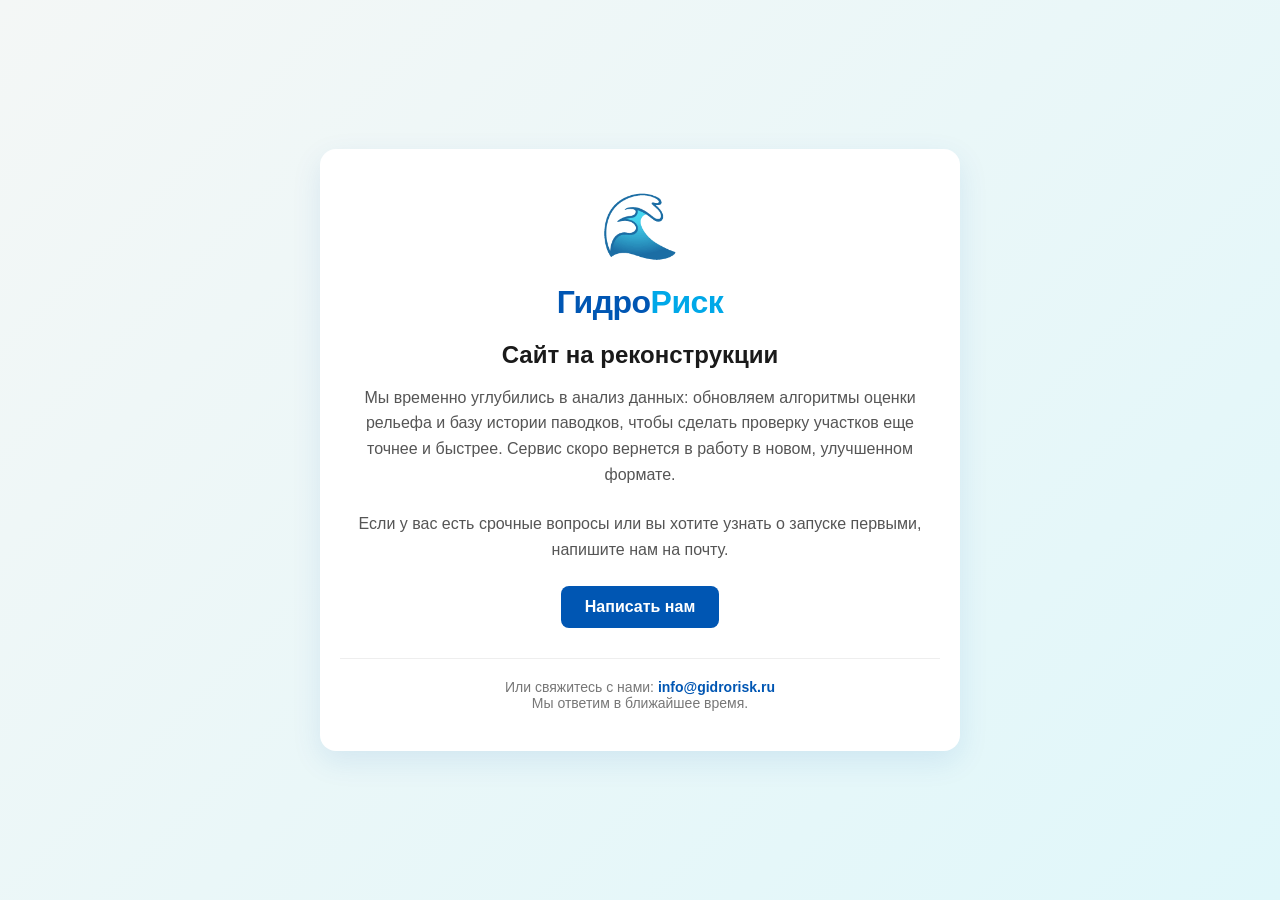
<file: index.html>
<!DOCTYPE html>
<html lang="ru">
<head>
    <meta charset="UTF-8">
    <meta name="viewport" content="width=device-width, initial-scale=1.0">
    <title>ГидроРиск — Сайт на реконструкции</title>
    <style>
        :root {
            --primary-color: #0056b3;
            --secondary-color: #00a8e8;
            --text-color: #333333;
            --bg-color: #f4f7f6;
        }
        body {
            margin: 0;
            padding: 0;
            font-family: 'Segoe UI', Tahoma, Geneva, Verdana, sans-serif;
            background: linear-gradient(135deg, var(--bg-color) 0%, #e0f7fa 100%);
            color: var(--text-color);
            display: flex;
            align-items: center;
            justify-content: center;
            min-height: 100vh;
            text-align: center;
        }
        .container {
            max-width: 600px;
            padding: 40px 20px;
            background: #ffffff;
            border-radius: 16px;
            box-shadow: 0 10px 30px rgba(0, 86, 179, 0.1);
        }
        .logo {
            font-size: 32px;
            font-weight: 800;
            color: var(--primary-color);
            margin-bottom: 20px;
            letter-spacing: -0.5px;
        }
        .logo span {
            color: var(--secondary-color);
        }
        h1 {
            font-size: 24px;
            margin-bottom: 16px;
            color: #1a1a1a;
        }
        p {
            font-size: 16px;
            line-height: 1.6;
            color: #555555;
            margin-bottom: 24px;
        }
        .icon {
            font-size: 64px;
            margin-bottom: 20px;
        }
        .contact {
            margin-top: 30px;
            padding-top: 20px;
            border-top: 1px solid #eeeeee;
            font-size: 14px;
            color: #777777;
        }
        .contact a {
            color: var(--primary-color);
            text-decoration: none;
            font-weight: 600;
        }
        .contact a:hover {
            text-decoration: underline;
        }
        .btn {
            display: inline-block;
            background-color: var(--primary-color);
            color: #ffffff;
            padding: 12px 24px;
            border-radius: 8px;
            text-decoration: none;
            font-weight: 600;
            transition: background-color 0.3s ease;
        }
        .btn:hover {
            background-color: #004494;
        }
    </style>
</head>
<body>
    <div class="container">
        <div class="icon">🌊</div>
        <div class="logo">Гидро<span>Риск</span></div>
        <h1>Сайт на реконструкции</h1>
        <p>
            Мы временно углубились в анализ данных: обновляем алгоритмы оценки рельефа 
            и базу истории паводков, чтобы сделать проверку участков еще точнее и быстрее. 
            Сервис скоро вернется в работу в новом, улучшенном формате.
        </p>
        <p>
            Если у вас есть срочные вопросы или вы хотите узнать о запуске первыми, 
            напишите нам на почту.
        </p>
        <a href="mailto:info@gidrorisk.ru" class="btn">Написать нам</a>
        
        <div class="contact">
            Или свяжитесь с нами: <a href="mailto:info@gidrorisk.ru">info@gidrorisk.ru</a><br>
            Мы ответим в ближайшее время.
        </div>
    </div>
</body>
</html>
</file>
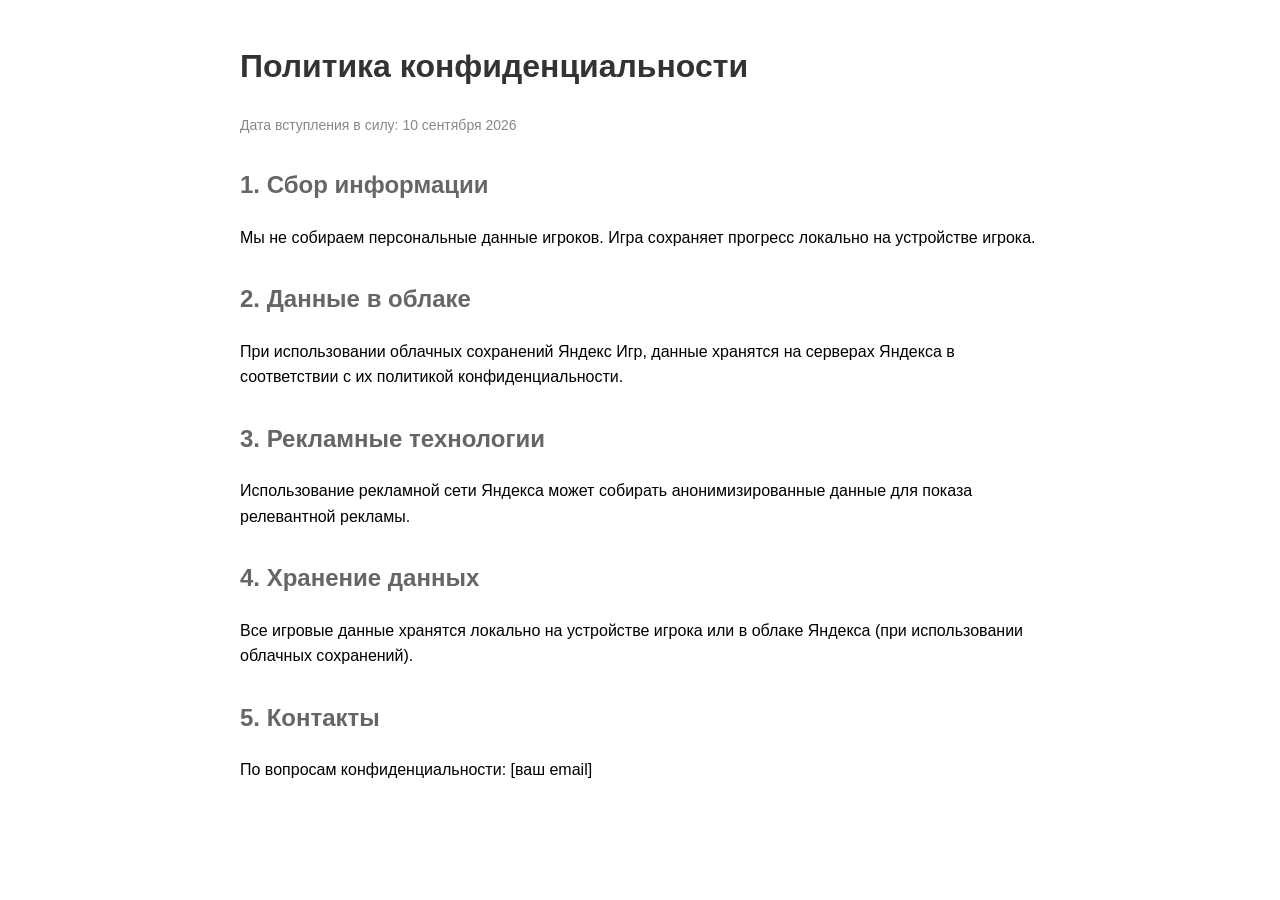
<file: department/privacy.html>
<!DOCTYPE html>
<html lang="ru">
<head>
    <meta charset="UTF-8">
    <meta name="viewport" content="width=device-width, initial-scale=1.0">
    <title>Политика конфиденциальности - Отдел Водоснабжения</title>
    <style>
        body {
            font-family: Arial, sans-serif;
            max-width: 800px;
            margin: 0 auto;
            padding: 20px;
            line-height: 1.6;
        }
        h1 { color: #333; }
        h2 { color: #666; margin-top: 30px; }
        .date { color: #888; font-size: 14px; }
    </style>
</head>
<body>
    <h1>Политика конфиденциальности</h1>
    <p class="date">Дата вступления в силу: 10 сентября 2026</p>

    <h2>1. Сбор информации</h2>
    <p>Мы не собираем персональные данные игроков. Игра сохраняет прогресс локально на устройстве игрока.</p>

    <h2>2. Данные в облаке</h2>
    <p>При использовании облачных сохранений Яндекс Игр, данные хранятся на серверах Яндекса в соответствии с их политикой конфиденциальности.</p>

    <h2>3. Рекламные технологии</h2>
    <p>Использование рекламной сети Яндекса может собирать анонимизированные данные для показа релевантной рекламы.</p>

    <h2>4. Хранение данных</h2>
    <p>Все игровые данные хранятся локально на устройстве игрока или в облаке Яндекса (при использовании облачных сохранений).</p>

    <h2>5. Контакты</h2>
    <p>По вопросам конфиденциальности: [ваш email]</p>
</body>
</html>
</file>
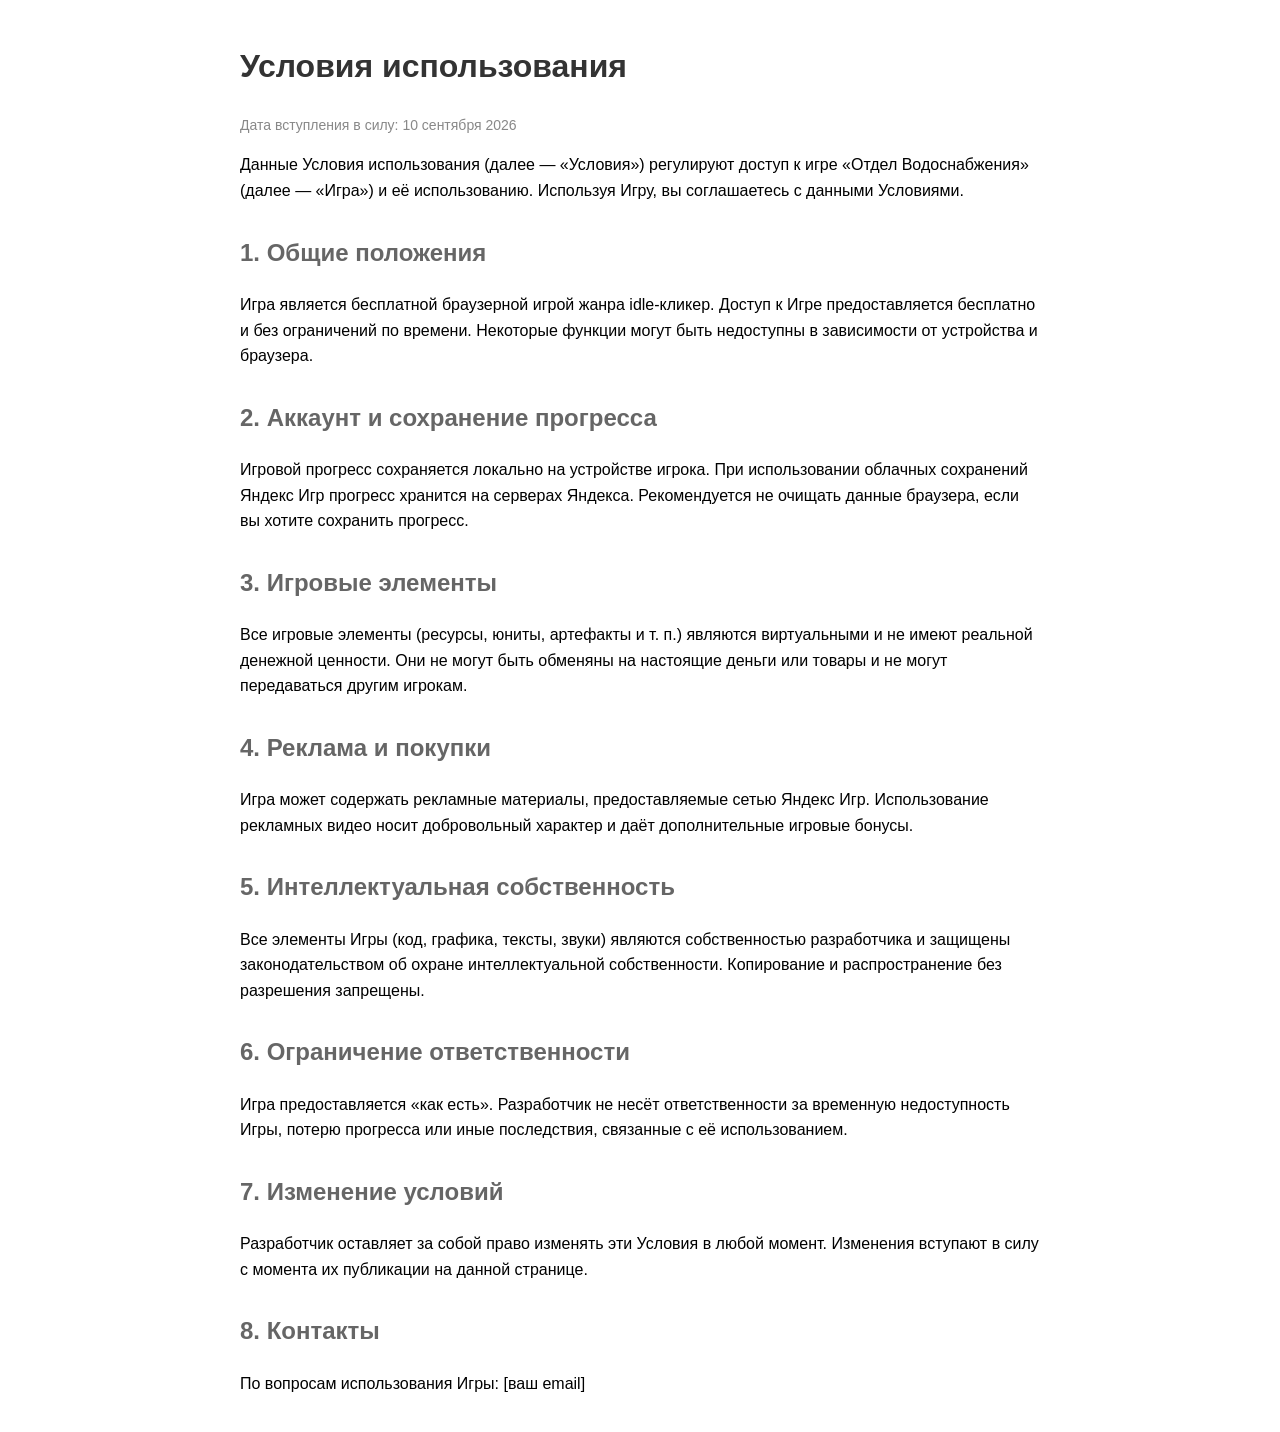
<file: department/terms.html>
<!DOCTYPE html>
<html lang="ru">
<head>
    <meta charset="UTF-8">
    <meta name="viewport" content="width=device-width, initial-scale=1.0">
    <title>Условия использования - Отдел Водоснабжения</title>
    <style>
        body {
            font-family: Arial, sans-serif;
            max-width: 800px;
            margin: 0 auto;
            padding: 20px;
            line-height: 1.6;
        }
        h1 { color: #333; }
        h2 { color: #666; margin-top: 30px; }
        .date { color: #888; font-size: 14px; }
    </style>
</head>
<body>
    <h1>Условия использования</h1>
    <p class="date">Дата вступления в силу: 10 сентября 2026</p>

    <p>Данные Условия использования (далее — «Условия») регулируют доступ к игре
       «Отдел Водоснабжения» (далее — «Игра») и её использованию. Используя Игру,
       вы соглашаетесь с данными Условиями.</p>

    <h2>1. Общие положения</h2>
    <p>Игра является бесплатной браузерной игрой жанра idle-кликер. Доступ к Игре
       предоставляется бесплатно и без ограничений по времени. Некоторые функции
       могут быть недоступны в зависимости от устройства и браузера.</p>

    <h2>2. Аккаунт и сохранение прогресса</h2>
    <p>Игровой прогресс сохраняется локально на устройстве игрока. При использовании
       облачных сохранений Яндекс Игр прогресс хранится на серверах Яндекса.
       Рекомендуется не очищать данные браузера, если вы хотите сохранить прогресс.</p>

    <h2>3. Игровые элементы</h2>
    <p>Все игровые элементы (ресурсы, юниты, артефакты и т. п.) являются виртуальными
       и не имеют реальной денежной ценности. Они не могут быть обменяны на
       настоящие деньги или товары и не могут передаваться другим игрокам.</p>

    <h2>4. Реклама и покупки</h2>
    <p>Игра может содержать рекламные материалы, предоставляемые сетью Яндекс Игр.
       Использование рекламных видео носит добровольный характер и даёт
       дополнительные игровые бонусы.</p>

    <h2>5. Интеллектуальная собственность</h2>
    <p>Все элементы Игры (код, графика, тексты, звуки) являются собственностью
       разработчика и защищены законодательством об охране интеллектуальной
       собственности. Копирование и распространение без разрешения запрещены.</p>

    <h2>6. Ограничение ответственности</h2>
    <p>Игра предоставляется «как есть». Разработчик не несёт ответственности за
       временную недоступность Игры, потерю прогресса или иные последствия,
       связанные с её использованием.</p>

    <h2>7. Изменение условий</h2>
    <p>Разработчик оставляет за собой право изменять эти Условия в любой момент.
       Изменения вступают в силу с момента их публикации на данной странице.</p>

    <h2>8. Контакты</h2>
    <p>По вопросам использования Игры: [ваш email]</p>
</body>
</html>
</file>
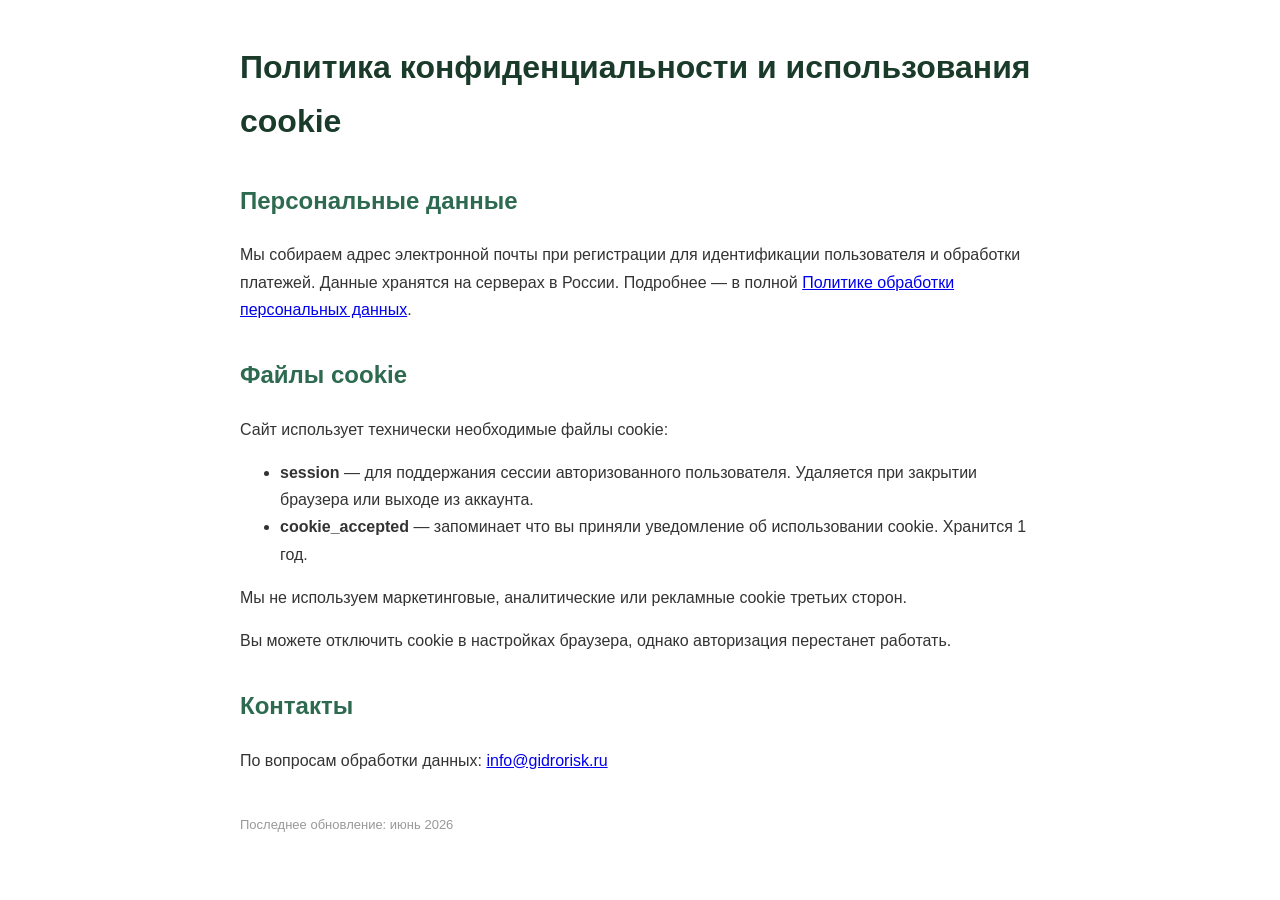
<file: obsolete/privacy.html>
<!DOCTYPE html>
<html lang="ru">
<head>
    <meta charset="UTF-8">
    <title>Политика конфиденциальности — ГидроРиск</title>
    <style>
        body { font-family: Arial, sans-serif; max-width: 800px; margin: 40px auto; padding: 0 20px; color: #333; line-height: 1.7; }
        h1 { color: #1a3a2a; }
        h2 { color: #2d6a4f; margin-top: 32px; }
    </style>
</head>
<body>
    <h1>Политика конфиденциальности и использования cookie</h1>

    <h2>Персональные данные</h2>
    <p>Мы собираем адрес электронной почты при регистрации для идентификации пользователя
    и обработки платежей. Данные хранятся на серверах в России. Подробнее —
    в полной <a href="/static/files/gidrorisk_legal.pdf">Политике обработки персональных данных</a>.</p>

    <h2>Файлы cookie</h2>
    <p>Сайт использует технически необходимые файлы cookie:</p>
    <ul>
        <li><b>session</b> — для поддержания сессии авторизованного пользователя. Удаляется при закрытии браузера или выходе из аккаунта.</li>
        <li><b>cookie_accepted</b> — запоминает что вы приняли уведомление об использовании cookie. Хранится 1 год.</li>
    </ul>
    <p>Мы не используем маркетинговые, аналитические или рекламные cookie третьих сторон.</p>
    <p>Вы можете отключить cookie в настройках браузера, однако авторизация перестанет работать.</p>

    <h2>Контакты</h2>
    <p>По вопросам обработки данных: <a href="mailto:info@gidrorisk.ru">info@gidrorisk.ru</a></p>

    <p style="color:#999; font-size:13px; margin-top:40px">Последнее обновление: июнь 2026</p>
</body>
</html>
</file>
